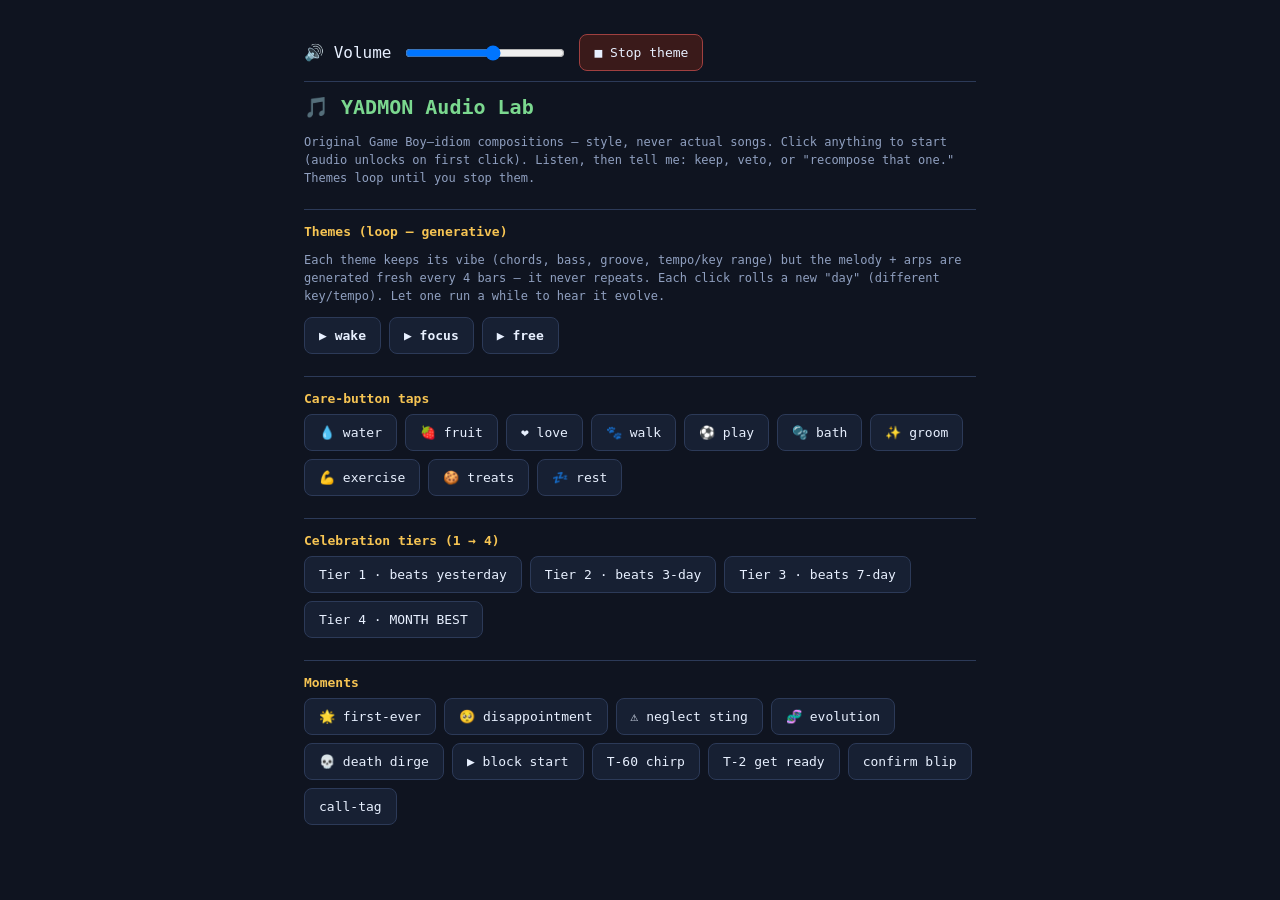
<file: audio-lab.html>
<!DOCTYPE html>
<html lang="en">
<head>
<meta charset="UTF-8" />
<meta name="viewport" content="width=device-width, initial-scale=1.0" />
<title>YADMON — Audio Lab</title>
<style>
  :root{--bg:#0f1420;--panel:#172033;--line:#2c3a58;--ink:#e8f0ff;--dim:#90a0c0;--accent:#7bd88f;--warn:#f6c453;}
  *{box-sizing:border-box}
  body{margin:0;background:var(--bg);color:var(--ink);font-family:ui-monospace,Menlo,Consolas,monospace;padding:24px;max-width:720px;margin:0 auto}
  h1{color:var(--accent);font-size:20px}
  h2{font-size:13px;color:var(--warn);margin:22px 0 8px;border-top:1px solid var(--line);padding-top:14px}
  .sub{color:var(--dim);font-size:12px;line-height:1.5}
  .grid{display:flex;flex-wrap:wrap;gap:8px}
  button{font-family:inherit;font-size:13px;background:var(--panel);color:var(--ink);border:1px solid var(--line);border-radius:8px;padding:10px 14px;cursor:pointer}
  button:hover{border-color:var(--accent)}
  button.theme{font-weight:700}
  button.stop{background:#3a1a1a;border-color:#a04040}
  #vol{width:160px;vertical-align:middle}
  .bar{position:sticky;top:0;background:var(--bg);padding:10px 0;border-bottom:1px solid var(--line);margin-bottom:10px;display:flex;align-items:center;gap:12px;z-index:5}
</style>
</head>
<body>
  <div class="bar">
    <span>🔊 Volume</span><input id="vol" type="range" min="0" max="100" value="55" />
    <button class="stop" id="stopAll">■ Stop theme</button>
  </div>
  <h1>🎵 YADMON Audio Lab</h1>
  <p class="sub">Original Game Boy–idiom compositions — style, never actual songs. Click anything to start (audio unlocks on first click). Listen, then tell me: keep, veto, or "recompose that one." Themes loop until you stop them.</p>

  <h2>Themes (loop — generative)</h2>
  <p class="sub">Each theme keeps its vibe (chords, bass, groove, tempo/key range) but the melody + arps are generated fresh every 4 bars — it never repeats. Each click rolls a new "day" (different key/tempo). Let one run a while to hear it evolve.</p>
  <div class="grid" id="themes"></div>

  <h2>Care-button taps</h2>
  <div class="grid" id="taps"></div>

  <h2>Celebration tiers (1 → 4)</h2>
  <div class="grid" id="celebs"></div>

  <h2>Moments</h2>
  <div class="grid" id="moments"></div>

<script type="module">
import * as audio from "./js/audio.js";
const make=(host,label,fn,cls="")=>{const b=document.createElement("button");b.textContent=label;if(cls)b.className=cls;b.onclick=()=>{audio.unlock();fn();};document.getElementById(host).appendChild(b);};

["wake","focus","free"].forEach(t=>make("themes","▶ "+t, ()=>audio.playTheme(t,{daySeed: Math.floor(Math.random()*1e8)}), "theme"));
document.getElementById("vol").addEventListener("input",e=>audio.setVolume(e.target.value/100));
document.getElementById("stopAll").onclick=()=>audio.stopTheme();
audio.setVolume(0.55);

const cares=[["water","💧"],["fruit","🍓"],["love","❤️"],["walk","🐾"],["play","⚽"],["bath","🫧"],["groom","✨"],["exercise","💪"],["treats","🍪"],["rest","💤"]];
cares.forEach(([c,e])=>make("taps",e+" "+c, ()=>audio.playSfx("tap_"+c)));

[["celeb1","Tier 1 · beats yesterday"],["celeb2","Tier 2 · beats 3-day"],["celeb3","Tier 3 · beats 7-day"],["celeb4","Tier 4 · MONTH BEST"]].forEach(([s,l])=>make("celebs",l,()=>audio.playSfx(s)));

[["firstEver","🌟 first-ever"],["disappoint","🥺 disappointment"],["neglect","⚠️ neglect sting"],["evolve","🧬 evolution"],["death","💀 death dirge"],["blockStart","▶ block start"],["chirp","T-60 chirp"],["getReady","T-2 get ready"],["confirm","confirm blip"],["callTag","call-tag"]].forEach(([s,l])=>make("moments",l,()=>audio.playSfx(s)));
</script>
</body>
</html>
</file>
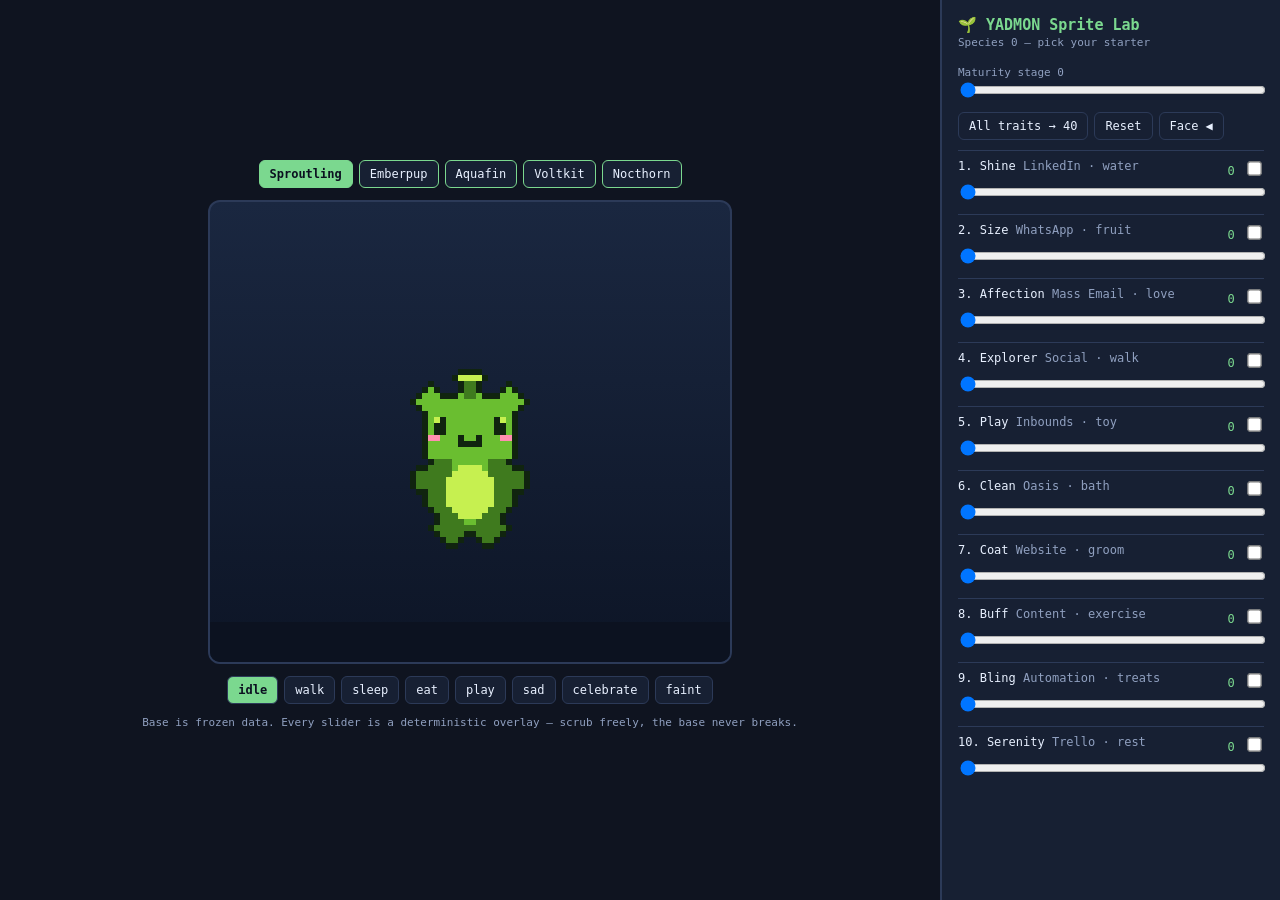
<file: preview.html>
<!DOCTYPE html>
<html lang="en">
<head>
<meta charset="UTF-8" />
<meta name="viewport" content="width=device-width, initial-scale=1.0" />
<title>YADMON — Sprite Preview</title>
<style>
  :root{--bg:#0f1420;--panel:#172033;--line:#2c3a58;--ink:#e8f0ff;--dim:#90a0c0;--accent:#7bd88f;}
  *{box-sizing:border-box}
  body{margin:0;background:var(--bg);color:var(--ink);font-family:ui-monospace,Menlo,Consolas,monospace;display:flex;min-height:100vh}
  #stage{flex:1;display:flex;flex-direction:column;align-items:center;justify-content:center;gap:12px;padding:20px}
  #room{background:linear-gradient(#1a2740,#0d1526);border:2px solid var(--line);border-radius:12px;image-rendering:pixelated}
  #speciesRow,#poseRow{display:flex;gap:6px;flex-wrap:wrap;justify-content:center;max-width:560px}
  #speciesRow button{border-color:var(--accent)}
  #panel{width:340px;background:var(--panel);border-left:2px solid var(--line);padding:16px;overflow-y:auto;height:100vh}
  h1{font-size:15px;color:var(--accent);margin:0 0 2px}
  .sub{font-size:11px;color:var(--dim);margin-bottom:12px}
  .trait{margin:10px 0;border-top:1px solid var(--line);padding-top:8px}
  .trait label{display:flex;justify-content:space-between;font-size:12px;margin-bottom:4px}
  .trait .val{color:var(--accent)}
  input[type=range]{width:100%}
  .neg{transform:scale(1.1);margin-left:6px}
  button{font-family:inherit;font-size:12px;background:var(--panel);color:var(--ink);border:1px solid var(--line);border-radius:6px;padding:6px 10px;cursor:pointer}
  button.on{background:var(--accent);color:#0b1020;font-weight:700}
  .btnrow{display:flex;gap:6px;margin:10px 0}
  .care{color:var(--dim);font-weight:400}
</style>
</head>
<body>
  <div id="stage">
    <div id="speciesRow"></div>
    <canvas id="room" width="520" height="460"></canvas>
    <div id="poseRow"></div>
    <div class="sub">Base is frozen data. Every slider is a deterministic overlay — scrub freely, the base never breaks.</div>
  </div>
  <div id="panel">
    <h1>🌱 YADMON Sprite Lab</h1>
    <div class="sub" id="speciesName">Species 0 — pick your starter</div>
    <label class="sub">Maturity stage <span id="matVal" class="val">0</span></label>
    <input id="mat" type="range" min="0" max="6" value="0" />
    <div class="btnrow">
      <button id="allMax">All traits → 40</button>
      <button id="reset">Reset</button>
      <button id="faceBtn">Face ◀</button>
    </div>
    <div id="traits"></div>
  </div>

<script type="module">
import { drawCompanion, ANIM } from "./js/sprites.js";
import { SPECIES } from "./js/sprites-data.js";

const TRAITS = [
  [1,"Shine","LinkedIn · water"],[2,"Size","WhatsApp · fruit"],[3,"Affection","Mass Email · love"],
  [4,"Explorer","Social · walk"],[5,"Play","Inbounds · toy"],[6,"Clean","Oasis · bath"],
  [7,"Coat","Website · groom"],[8,"Buff","Content · exercise"],[9,"Bling","Automation · treats"],
  [10,"Serenity","Trello · rest"],
];
const state = { speciesIdx:0, anim:"idle", facing:1, maturity:0, traitLevels:{}, neglect:{} };
for(const [i] of TRAITS){ state.traitLevels["t"+i]=0; state.neglect["m"+i]={state:"OK"}; }

const speciesRow=document.getElementById("speciesRow");
SPECIES.forEach((sp,idx)=>{ const b=document.createElement("button"); b.textContent=sp.name; if(idx===0)b.classList.add("on");
  b.onclick=()=>{ state.speciesIdx=idx; [...speciesRow.children].forEach(c=>c.classList.remove("on")); b.classList.add("on"); document.getElementById("speciesName").textContent=`Species ${idx} — ${sp.name}`; };
  speciesRow.appendChild(b); });

const poseRow=document.getElementById("poseRow");
for(const name of Object.keys(ANIM)){ const b=document.createElement("button"); b.textContent=name; b.onclick=()=>{state.anim=name;[...poseRow.children].forEach(c=>c.classList.remove("on"));b.classList.add("on");}; if(name==="idle")b.classList.add("on"); poseRow.appendChild(b); }

const traitsEl=document.getElementById("traits");
for(const [i,name,care] of TRAITS){ const wrap=document.createElement("div"); wrap.className="trait";
  wrap.innerHTML=`<label><span>${i}. ${name} <span class="care">${care}</span></span><span><span class="val" id="v${i}">0</span> <input type="checkbox" class="neg" id="n${i}" title="neglect"></span></label><input type="range" id="s${i}" min="0" max="40" value="0">`;
  traitsEl.appendChild(wrap);
  wrap.querySelector("#s"+i).addEventListener("input",e=>{state.traitLevels["t"+i]=+e.target.value;document.getElementById("v"+i).textContent=e.target.value;});
  wrap.querySelector("#n"+i).addEventListener("change",e=>{state.neglect["m"+i]={state:e.target.checked?"NEGLECTED":"OK"};});
}
document.getElementById("mat").addEventListener("input",e=>{state.maturity=+e.target.value;document.getElementById("matVal").textContent=e.target.value;});
document.getElementById("allMax").onclick=()=>{TRAITS.forEach(([i])=>{state.traitLevels["t"+i]=40;document.getElementById("s"+i).value=40;document.getElementById("v"+i).textContent=40;});};
document.getElementById("reset").onclick=()=>{TRAITS.forEach(([i])=>{state.traitLevels["t"+i]=0;state.neglect["m"+i]={state:"OK"};document.getElementById("s"+i).value=0;document.getElementById("v"+i).textContent=0;document.getElementById("n"+i).checked=false;});state.maturity=0;document.getElementById("mat").value=0;document.getElementById("matVal").textContent=0;};
document.getElementById("faceBtn").onclick=(e)=>{state.facing*=-1;e.target.textContent="Face "+(state.facing===1?"◀":"▶");};

const cv=document.getElementById("room"), ctx=cv.getContext("2d");
function loop(t){
  ctx.clearRect(0,0,cv.width,cv.height);
  ctx.fillStyle="#0c1220"; ctx.fillRect(0,cv.height-40,cv.width,40);
  let cx=cv.width/2, facing=state.facing;
  if(state.anim==="walk"){ cx=cv.width/2+Math.sin(t/2000)*120; facing=Math.cos(t/2000)>0?1:-1; }
  drawCompanion({ctx,cx,cy:cv.height/2+30,px:6,speciesIdx:state.speciesIdx,anim:state.anim,tMs:t,traitLevels:state.traitLevels,maturityStage:state.maturity,neglect:state.neglect,facing});
  requestAnimationFrame(loop);
}
requestAnimationFrame(loop);
</script>
</body>
</html>
</file>
